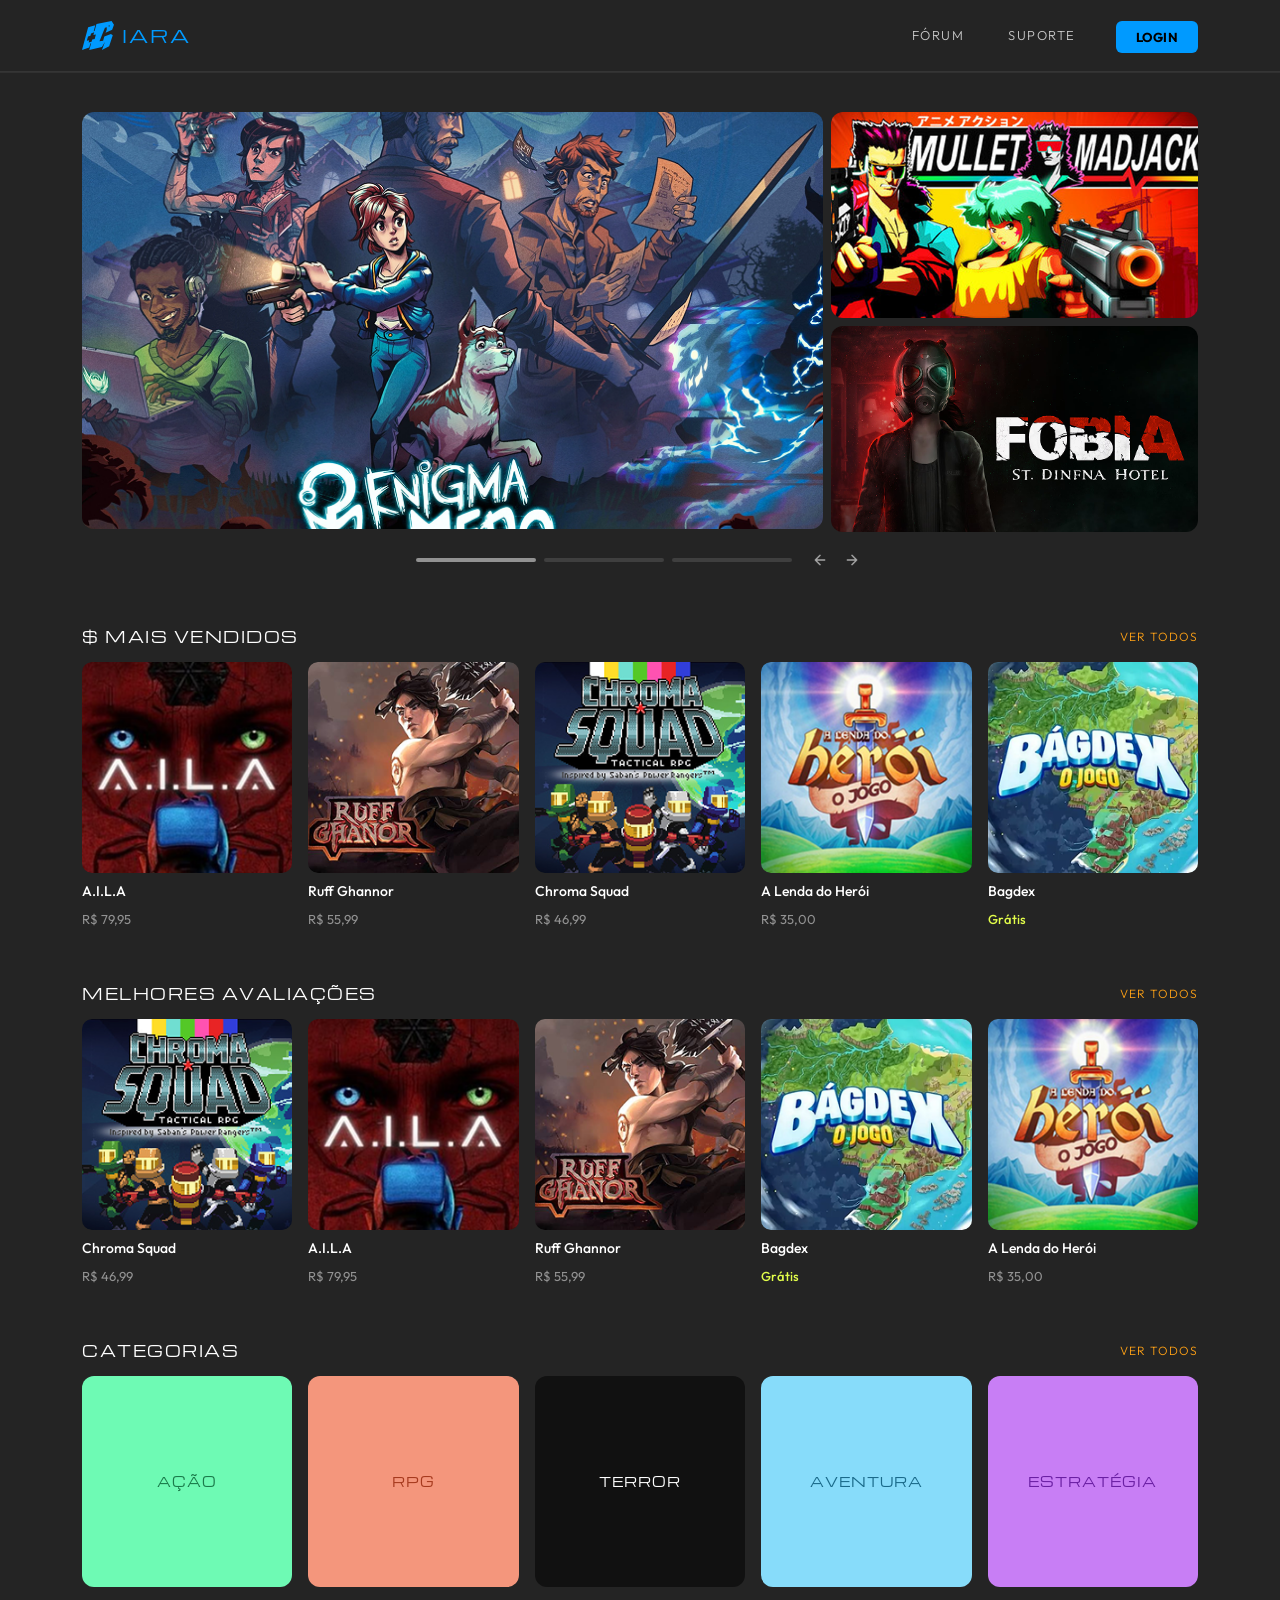
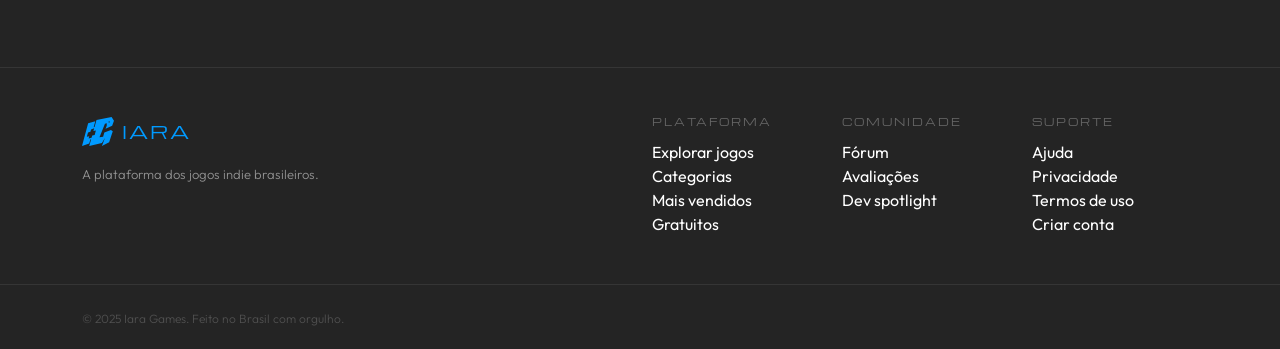
<file: IARA Games/index.html>
<!DOCTYPE html>
<html lang="pt-BR">
<head>
    <meta charset="UTF-8">
    <meta name="viewport" content="width=device-width, initial-scale=1.0">
    <meta name="description" content="Iara Games — plataforma de jogos indie brasileiros. Descubra, compre e apoie desenvolvedores nacionais.">

    <!-- Google Fonts: Michroma (títulos) + Outfit (textos) -->
    <link rel="preconnect" href="https://fonts.googleapis.com">
    <link rel="preconnect" href="https://fonts.gstatic.com" crossorigin>
    <link href="https://fonts.googleapis.com/css2?family=Michroma&family=Outfit:wght@300;400;500;600&display=swap" rel="stylesheet">

    <!-- Bootstrap 5 CSS -->
    <link href="https://cdn.jsdelivr.net/npm/bootstrap@5.3.3/dist/css/bootstrap.min.css" rel="stylesheet">

    <!-- Estilos do projeto -->
    <link rel="stylesheet" href="./variables.css">
    <link rel="stylesheet" href="./style.css">

    <title>Iara Games — Jogos Indie Brasileiros</title>
</head>
<body>

    <!-- ═══════════════════════════════════════
         NAVBAR
    ═══════════════════════════════════════ -->
    <header>
        <nav class="navbar navbar-expand-lg" aria-label="Navegação principal">
            <div class="container">

                <!-- Logo -->
                <a class="navbar-brand" href="./index.html" aria-label="Iara Games — página inicial">
                    <img src="./images/logo_iara.svg" alt="Logotipo Iara Games" width="32" height="32">
                    IARA
                </a>

                <!-- Toggler mobile -->
                <button
                    class="navbar-toggler"
                    type="button"
                    data-bs-toggle="collapse"
                    data-bs-target="#navMenu"
                    aria-controls="navMenu"
                    aria-expanded="false"
                    aria-label="Abrir menu de navegação"
                >
                    <span class="navbar-toggler-icon"></span>
                </button>

                <!-- Links + botão -->
                <div class="collapse navbar-collapse" id="navMenu">
                    <ul class="navbar-nav ms-auto align-items-lg-center gap-lg-1 h-100 d-flex flex-column flex-lg-row">
                        <li class="nav-item">
                            <a class="nav-link" href="./em-construcao.html">Fórum</a>
                        </li>
                        <li class="nav-item">
                            <a class="nav-link" href="./em-construcao.html">Suporte</a>
                        </li>
                        <li class="nav-item ms-lg-3 mt-2 mt-lg-0">
                            <a class="btn-iara-login" href="./login.html" aria-label="Fazer login ou criar conta">
                                Login
                            </a>
                        </li>
                    </ul>
                </div>

            </div>
        </nav>
    </header>

    <!-- ═══════════════════════════════════════
         CONTEÚDO PRINCIPAL
    ═══════════════════════════════════════ -->
    <main id="conteudo-principal">

        <!-- ── HERO BANNER ── -->
        <section class="hero-section container" aria-label="Jogos em destaque">

            <!-- DESKTOP: grid 60/40 (visível em lg+) -->
            <div class="hero-desktop row g-2">
                <div class="col-lg-8">
                    <figure class="m-0">
                        <a href="./jogo.html" aria-label="Ver O Enigma do Medo">
                            <img
                                src="./images/image50.png"
                                alt="O Enigma do Medo — grupo de personagens em floresta sombria"
                                class="hero-main-img w-100"
                            >
                        </a>
                        <figcaption class="visually-hidden">Jogo em destaque: O Enigma do Medo</figcaption>
                    </figure>
                </div>
                <div class="col-lg-4">
                    <div class="hero-thumbs">
                        <figure class="m-0">
                            <a href="./jogo.html" aria-label="Ver Mullet MadJack">
                                <img
                                    src="./images/image25-1.png"
                                    alt="Mullet MadJack — personagens estilo anime em cena de ação"
                                    class="hero-thumb"
                                >
                            </a>
                            <figcaption class="visually-hidden">Mullet MadJack</figcaption>
                        </figure>
                        <figure class="m-0">
                            <a href="./jogo.html" aria-label="Ver Fobia St. Dinfna Hotel">
                                <img
                                    src="./images/fobia.png"
                                    alt="Fobia St. Dinfna Hotel — personagem mascarado em ambiente de terror"
                                    class="hero-thumb"
                                >
                            </a>
                            <figcaption class="visually-hidden">Fobia St. Dinfna Hotel</figcaption>
                        </figure>
                    </div>
                </div>
            </div>

            <!-- MOBILE: carrossel Bootstrap (visível até lg) -->
            <div
                id="heroCarousel"
                class="hero-carousel-mobile carousel slide"
                data-bs-ride="false"
                aria-label="Carrossel de jogos em destaque"
            >
                <div class="carousel-inner">
                    <div class="carousel-item active">
                        <a href="./jogo.html" aria-label="Ver O Enigma do Medo">
                            <img
                                src="./images/image50.png"
                                alt="O Enigma do Medo — jogo de aventura e mistério brasileiro"
                                class="d-block w-100 hero-main-img"
                            >
                        </a>
                    </div>
                    <div class="carousel-item">
                        <a href="./jogo.html" aria-label="Ver Mullet MadJack">
                            <img
                                src="./images/image25-1.png"
                                alt="Mullet MadJack — jogo de ação estilo anime"
                                class="d-block w-100 hero-main-img"
                            >
                        </a>
                    </div>
                    <div class="carousel-item">
                        <a href="./jogo.html" aria-label="Ver Fobia St. Dinfna Hotel">
                            <img
                                src="./images/fobia.png"
                                alt="Fobia St. Dinfna Hotel — terror psicológico brasileiro"
                                class="d-block w-100 hero-main-img"
                            >
                        </a>
                    </div>
                </div>
            </div>

            <!-- Paginação + setas (compartilhada desktop e mobile) -->
            <div class="banner-pagination mt-3" role="group" aria-label="Navegação do banner">
                <span class="bar-segment active" id="seg-0" role="tab" aria-selected="true"  aria-label="Slide 1"></span>
                <span class="bar-segment"        id="seg-1" role="tab" aria-selected="false" aria-label="Slide 2"></span>
                <span class="bar-segment"        id="seg-2" role="tab" aria-selected="false" aria-label="Slide 3"></span>
                <div class="pagination-arrows ms-2">
                    <button
                        aria-label="Slide anterior"
                        data-bs-target="#heroCarousel"
                        data-bs-slide="prev"
                    >
                        <img src="./images/icons/arrow_left.png" alt="" aria-hidden="true" width="16">
                    </button>
                    <button
                        aria-label="Próximo slide"
                        data-bs-target="#heroCarousel"
                        data-bs-slide="next"
                    >
                        <img src="./images/icons/arrow_right.png" alt="" aria-hidden="true" width="16">
                    </button>
                </div>
            </div>

        </section>

        <!-- ── MAIS VENDIDOS ── -->
        <section class="section-games container" aria-labelledby="titulo-mais-vendidos">

            <div class="d-flex align-items-center justify-content-between mb-3">
                <h2 class="section-title m-0" id="titulo-mais-vendidos">$ Mais Vendidos</h2>
                <a href="./em-construcao.html" class="section-link" aria-label="Ver todos os jogos mais vendidos">Ver todos</a>
            </div>

            <ul class="row row-cols-2 row-cols-sm-3 row-cols-md-4 row-cols-lg-5 g-3" role="list">
                <li class="col game-card">
                    <a href="./jogo.html" aria-label="A.I.L.A — R$ 79,95">
                        <img src="./images/aila.png" alt="Capa do jogo A.I.L.A">
                        <span class="game-name">A.I.L.A</span>
                        <span class="game-price">R$ 79,95</span>
                    </a>
                </li>
                <li class="col game-card">
                    <a href="./jogo.html" aria-label="Ruff Ghannor — R$ 55,99">
                        <img src="./images/ruff-ghannor.png" alt="Capa do jogo Ruff Ghannor">
                        <span class="game-name">Ruff Ghannor</span>
                        <span class="game-price">R$ 55,99</span>
                    </a>
                </li>
                <li class="col game-card">
                    <a href="./jogo.html" aria-label="Chroma Squad — R$ 46,99">
                        <img src="./images/chroma-squad.png" alt="Capa do jogo Chroma Squad">
                        <span class="game-name">Chroma Squad</span>
                        <span class="game-price">R$ 46,99</span>
                    </a>
                </li>
                <li class="col game-card">
                    <a href="./jogo.html" aria-label="A Lenda do Herói — R$ 35,00">
                        <img src="./images/lenda-heroi.png" alt="Capa do jogo A Lenda do Herói">
                        <span class="game-name">A Lenda do Herói</span>
                        <span class="game-price">R$ 35,00</span>
                    </a>
                </li>
                <li class="col game-card">
                    <a href="./jogo.html" aria-label="Bagdex — Grátis">
                        <img src="./images/bagdex.png" alt="Capa do jogo Bagdex">
                        <span class="game-name">Bagdex</span>
                        <span class="game-price free">Grátis</span>
                    </a>
                </li>
            </ul>

        </section>

        <!-- ── MELHORES AVALIAÇÕES ── -->
        <section class="section-games container" aria-labelledby="titulo-melhores">

            <div class="d-flex align-items-center justify-content-between mb-3">
                <h2 class="section-title m-0" id="titulo-melhores">Melhores Avaliações</h2>
                <a href="./em-construcao.html" class="section-link" aria-label="Ver todos os jogos com melhores avaliações">Ver todos</a>
            </div>

            <ul class="row row-cols-2 row-cols-sm-3 row-cols-md-4 row-cols-lg-5 g-3" role="list">
                <li class="col game-card">
                    <a href="./jogo.html" aria-label="Chroma Squad — R$ 46,99">
                        <img src="./images/chroma-squad.png" alt="Capa do jogo Chroma Squad">
                        <span class="game-name">Chroma Squad</span>
                        <span class="game-price">R$ 46,99</span>
                    </a>
                </li>
                <li class="col game-card">
                    <a href="./jogo.html" aria-label="A.I.L.A — R$ 79,95">
                        <img src="./images/aila.png" alt="Capa do jogo A.I.L.A">
                        <span class="game-name">A.I.L.A</span>
                        <span class="game-price">R$ 79,95</span>
                    </a>
                </li>
                <li class="col game-card">
                    <a href="./jogo.html" aria-label="Ruff Ghannor — R$ 55,99">
                        <img src="./images/ruff-ghannor.png" alt="Capa do jogo Ruff Ghannor">
                        <span class="game-name">Ruff Ghannor</span>
                        <span class="game-price">R$ 55,99</span>
                    </a>
                </li>
                <li class="col game-card">
                    <a href="./jogo.html" aria-label="Bagdex — Grátis">
                        <img src="./images/bagdex.png" alt="Capa do jogo Bagdex">
                        <span class="game-name">Bagdex</span>
                        <span class="game-price free">Grátis</span>
                    </a>
                </li>
                <li class="col game-card">
                    <a href="./jogo.html" aria-label="A Lenda do Herói — R$ 35,00">
                        <img src="./images/lenda-heroi.png" alt="Capa do jogo A Lenda do Herói">
                        <span class="game-name">A Lenda do Herói</span>
                        <span class="game-price">R$ 35,00</span>
                    </a>
                </li>
            </ul>

        </section>

        <!-- ── CATEGORIAS ── -->
        <section class="section-games container" aria-labelledby="titulo-categorias">

            <div class="d-flex align-items-center justify-content-between mb-3">
                <h2 class="section-title m-0" id="titulo-categorias">Categorias</h2>
                <a href="./em-construcao.html" class="section-link" aria-label="Ver todas as categorias">Ver todos</a>
            </div>

            <ul class="row row-cols-2 row-cols-sm-3 row-cols-lg-5 g-3" role="list">
                <li class="col">
                    <div class="category-card" style="background-color: #6EFAB4;">
                        <a href="./em-construcao.html" aria-label="Jogos de Ação">
                            <span style="color: #1A7A4A;">AÇÃO</span>
                        </a>
                    </div>
                </li>
                <li class="col">
                    <div class="category-card" style="background-color: #F4967C;">
                        <a href="./em-construcao.html" aria-label="Jogos de RPG">
                            <span style="color: #A63A1E;">RPG</span>
                        </a>
                    </div>
                </li>
                <li class="col">
                    <div class="category-card" style="background-color: #111111;">
                        <a href="./em-construcao.html" aria-label="Jogos de Terror">
                            <span style="color: #ffffff;">TERROR</span>
                        </a>
                    </div>
                </li>
                <li class="col">
                    <div class="category-card" style="background-color: #87DCFA;">
                        <a href="./em-construcao.html" aria-label="Jogos de Aventura">
                            <span style="color: #1A6A8A;">AVENTURA</span>
                        </a>
                    </div>
                </li>
                <li class="col">
                    <div class="category-card" style="background-color: #C87EF5;">
                        <a href="./em-construcao.html" aria-label="Jogos de Estratégia">
                            <span style="color: #6A1FA3;">ESTRATÉGIA</span>
                        </a>
                    </div>
                </li>
            </ul>

        </section>

    </main>

    <!-- ═══════════════════════════════════════
         FOOTER
    ═══════════════════════════════════════ -->
    <footer class="site-footer" role="contentinfo">
        <div class="container py-5">
            <div class="row g-4">

                <div class="col-12 col-md-4 col-lg-3">
                    <a href="./index.html" class="navbar-brand mb-3 d-inline-flex" aria-label="Iara Games — voltar ao início">
                        <img src="./images/logo_iara.svg" alt="Logotipo Iara Games" width="28" height="28">
                        IARA
                    </a>
                    <p class="footer-tagline">A plataforma dos jogos indie brasileiros.</p>
                </div>

                <!-- Nav do footer -->
                <div class="col-6 col-md-2 offset-md-2 offset-lg-3">
                    <h3 class="footer-col-title">Plataforma</h3>
                    <ul>
                        <li><a href="./em-construcao.html" class="footer-col">Explorar jogos</a></li>
                        <li><a href="./em-construcao.html" class="footer-col">Categorias</a></li>
                        <li><a href="./em-construcao.html" class="footer-col">Mais vendidos</a></li>
                        <li><a href="./em-construcao.html" class="footer-col">Gratuitos</a></li>
                    </ul>
                </div>

                <div class="col-6 col-md-2">
                    <h3 class="footer-col-title">Comunidade</h3>
                    <ul>
                        <li><a href="./em-construcao.html" class="footer-col">Fórum</a></li>
                        <li><a href="./em-construcao.html" class="footer-col">Avaliações</a></li>
                        <li><a href="./em-construcao.html" class="footer-col">Dev spotlight</a></li>
                    </ul>
                </div>

                <div class="col-6 col-md-2">
                    <h3 class="footer-col-title">Suporte</h3>
                    <ul>
                        <li><a href="./em-construcao.html" class="footer-col">Ajuda</a></li>
                        <li><a href="./em-construcao.html" class="footer-col">Privacidade</a></li>
                        <li><a href="./em-construcao.html" class="footer-col">Termos de uso</a></li>
                        <li><a href="./cadastro.html"      class="footer-col">Criar conta</a></li>
                    </ul>
                </div>

            </div>
        </div>

        <div class="footer-bottom">
            <div class="container">
                <p class="footer-copy"><small>&copy; 2025 Iara Games. Feito no Brasil com orgulho.</small></p>
            </div>
        </div>
    </footer>

    <!-- Bootstrap 5 JS -->
    <script src="https://cdn.jsdelivr.net/npm/bootstrap@5.3.3/dist/js/bootstrap.bundle.min.js"></script>

    <script>
        // ── Hero banner: paginação + navegação desktop e mobile ──
        const total    = 3;
        let current    = 0;

        // Imagens do hero desktop
        const desktopImages = [
            { main: './images/image50.png',    alt: 'O Enigma do Medo — jogo de aventura e mistério brasileiro' },
            { main: './images/image25-1.png',  alt: 'Mullet MadJack — jogo de ação estilo anime' },
            { main: './images/fobia.png',      alt: 'Fobia St. Dinfna Hotel — terror psicológico brasileiro' },
        ];

        const mainImg  = document.querySelector('.hero-main-img');
        const segments = document.querySelectorAll('.bar-segment');
        const btnPrev  = document.querySelector('[aria-label="Slide anterior"]');
        const btnNext  = document.querySelector('[aria-label="Próximo slide"]');

        // Carrossel Bootstrap (mobile)
        const carouselEl = document.getElementById('heroCarousel');
        const bsCarousel = carouselEl ? new bootstrap.Carousel(carouselEl, { ride: false }) : null;

        function goTo(index) {
            current = (index + total) % total;

            // Atualiza barra ativa
            segments.forEach((seg, i) => {
                seg.classList.toggle('active', i === current);
                seg.setAttribute('aria-selected', i === current);
            });

            // Atualiza imagem principal desktop
            if (mainImg) {
                mainImg.src = desktopImages[current].main;
                mainImg.alt = desktopImages[current].alt;
            }

            // Sincroniza carrossel mobile
            if (bsCarousel) bsCarousel.to(current);
        }

        // Setas
        btnPrev.addEventListener('click', () => goTo(current - 1));
        btnNext.addEventListener('click', () => goTo(current + 1));

        // Clique nas barras
        segments.forEach((seg, i) => {
            seg.addEventListener('click', () => goTo(i));
        });

        // Sincroniza paginação quando o carrossel mobile desliza (swipe)
        if (carouselEl) {
            carouselEl.addEventListener('slid.bs.carousel', e => {
                goTo(e.to);
            });
        }
    </script>

</body>
</html>
</file>
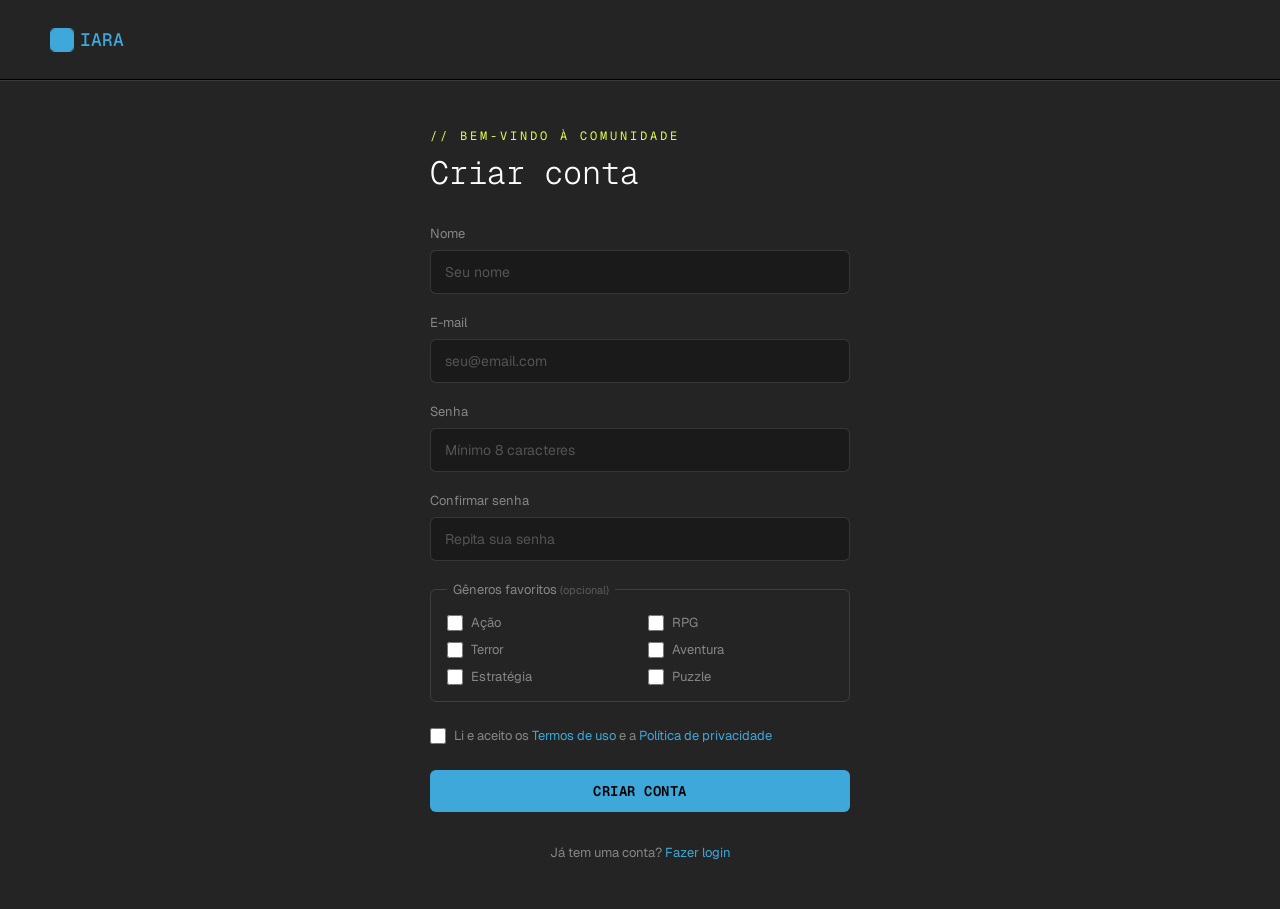
<file: IARA Games/cadastro.html>
<!DOCTYPE html>
<html lang="pt-BR">
<head>
    <meta charset="UTF-8">
    <meta name="viewport" content="width=device-width, initial-scale=1.0">
    <meta name="description" content="Crie sua conta na Iara Games e descubra jogos indie brasileiros.">

    <link rel="preconnect" href="https://fonts.googleapis.com">
    <link rel="preconnect" href="https://fonts.gstatic.com" crossorigin>
    <link href="https://fonts.googleapis.com/css2?family=Geist+Mono:wght@100..900&family=Geist:wght@100..900&display=swap" rel="stylesheet">

    <link rel="stylesheet" href="./auth.css">

    <title>Criar conta — Iara Games</title>
</head>
<body>

    <header class="header" role="banner">
        <a href="./index.html" class="logo" aria-label="Iara Games — página inicial">
            <img src="./images/logo-iara-v1.png" alt="Logo Iara Games" width="24" height="24">
            <span>IARA</span>
        </a>
    </header>

    <main class="auth-main" id="conteudo-principal">
        <section class="auth-card" aria-labelledby="titulo-cadastro">

            <div class="auth-header">
                <span class="auth-label">// bem-vindo à comunidade</span>
                <h1 class="auth-title" id="titulo-cadastro">Criar conta</h1>
            </div>

            <form class="auth-form" action="#" method="post" novalidate>

                <div class="form-group">
                    <label for="nome">Nome</label>
                    <input
                        type="text"
                        id="nome"
                        name="nome"
                        placeholder="Seu nome"
                        autocomplete="name"
                        required
                        aria-required="true"
                    >
                </div>

                <div class="form-group">
                    <label for="email">E-mail</label>
                    <input
                        type="email"
                        id="email"
                        name="email"
                        placeholder="seu@email.com"
                        autocomplete="email"
                        required
                        aria-required="true"
                    >
                </div>

                <div class="form-group">
                    <label for="senha">Senha</label>
                    <input
                        type="password"
                        id="senha"
                        name="senha"
                        placeholder="Mínimo 8 caracteres"
                        autocomplete="new-password"
                        minlength="8"
                        required
                        aria-required="true"
                    >
                </div>

                <div class="form-group">
                    <label for="confirma-senha">Confirmar senha</label>
                    <input
                        type="password"
                        id="confirma-senha"
                        name="confirma-senha"
                        placeholder="Repita sua senha"
                        autocomplete="new-password"
                        required
                        aria-required="true"
                    >
                </div>

                <fieldset class="form-group form-fieldset">
                    <legend>Gêneros favoritos <span class="form-optional">(opcional)</span></legend>
                    <div class="checkbox-grid">
                        <label class="checkbox-label">
                            <input type="checkbox" name="generos" value="acao">
                            <span>Ação</span>
                        </label>
                        <label class="checkbox-label">
                            <input type="checkbox" name="generos" value="rpg">
                            <span>RPG</span>
                        </label>
                        <label class="checkbox-label">
                            <input type="checkbox" name="generos" value="terror">
                            <span>Terror</span>
                        </label>
                        <label class="checkbox-label">
                            <input type="checkbox" name="generos" value="aventura">
                            <span>Aventura</span>
                        </label>
                        <label class="checkbox-label">
                            <input type="checkbox" name="generos" value="estrategia">
                            <span>Estratégia</span>
                        </label>
                        <label class="checkbox-label">
                            <input type="checkbox" name="generos" value="puzzle">
                            <span>Puzzle</span>
                        </label>
                    </div>
                </fieldset>

                <label class="checkbox-label form-terms">
                    <input type="checkbox" name="termos" required aria-required="true">
                    <span>Li e aceito os <a href="./em-construcao.html" class="form-link">Termos de uso</a> e a <a href="./em-construcao.html" class="form-link">Política de privacidade</a></span>
                </label>

                <button type="submit" class="btn-primary">
                    Criar conta
                </button>

            </form>

            <p class="auth-footer-text">
                Já tem uma conta?
                <a href="./login.html" class="form-link">Fazer login</a>
            </p>

        </section>
    </main>

</body>
</html>
</file>
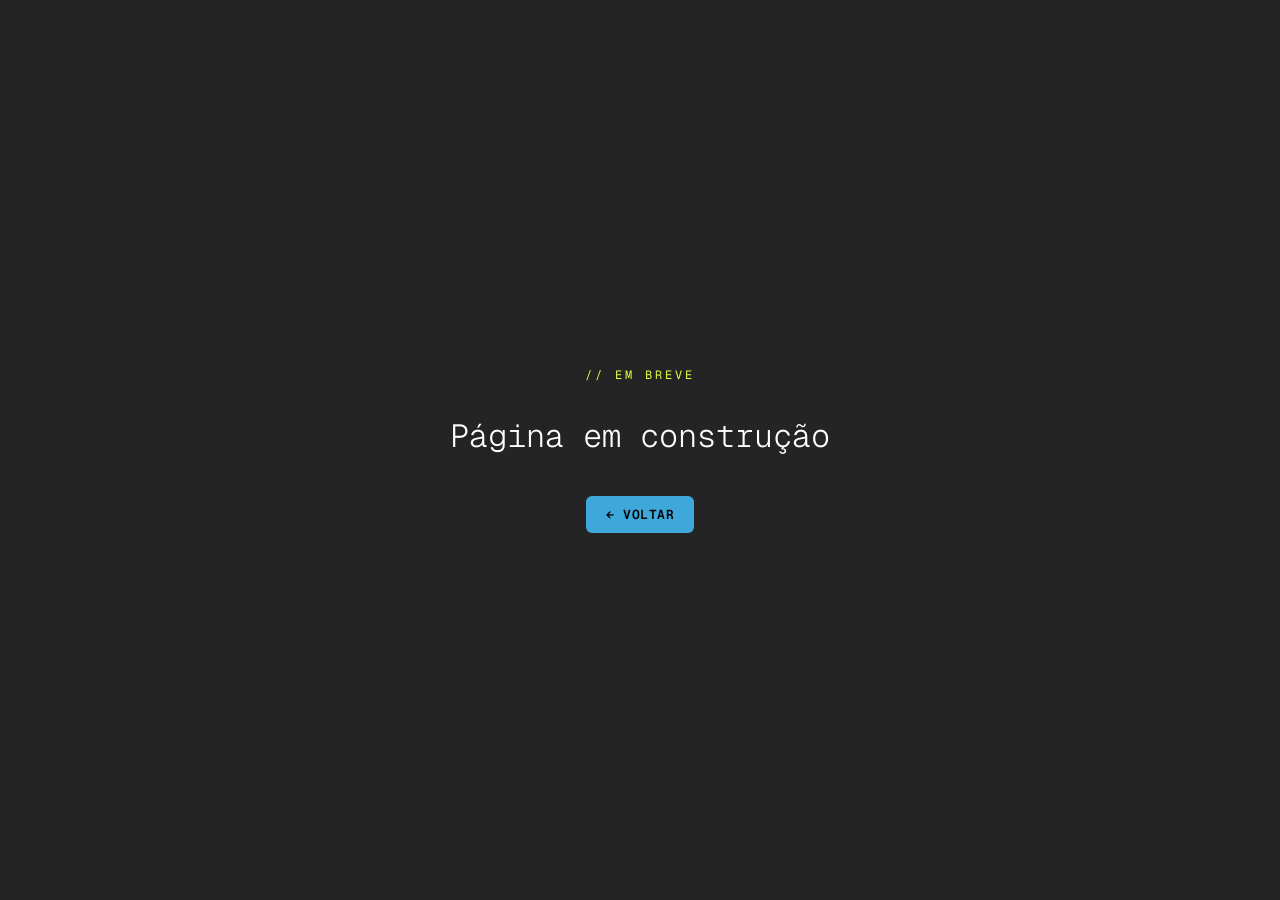
<file: IARA Games/em-construcao.html>
<!DOCTYPE html>
<html lang="pt-BR">

<head>
    <meta charset="UTF-8">
    <meta name="viewport" content="width=device-width, initial-scale=1.0">

    <link rel="preconnect" href="https://fonts.googleapis.com">
    <link rel="preconnect" href="https://fonts.gstatic.com" crossorigin>
    <link
        href="https://fonts.googleapis.com/css2?family=Geist+Mono:wght@100..900&family=Geist:wght@100..900&display=swap"
        rel="stylesheet">

    <link rel="stylesheet" href="./em-construcao.css">

    <title>Página em Construção — Iara Games</title>
</head>

<body>
    <span class="label">// em breve</span>
    <h1>Página em construção</h1>
    <a href="./index.html" class="btn-voltar">← Voltar</a>
</body>

</html>
</file>
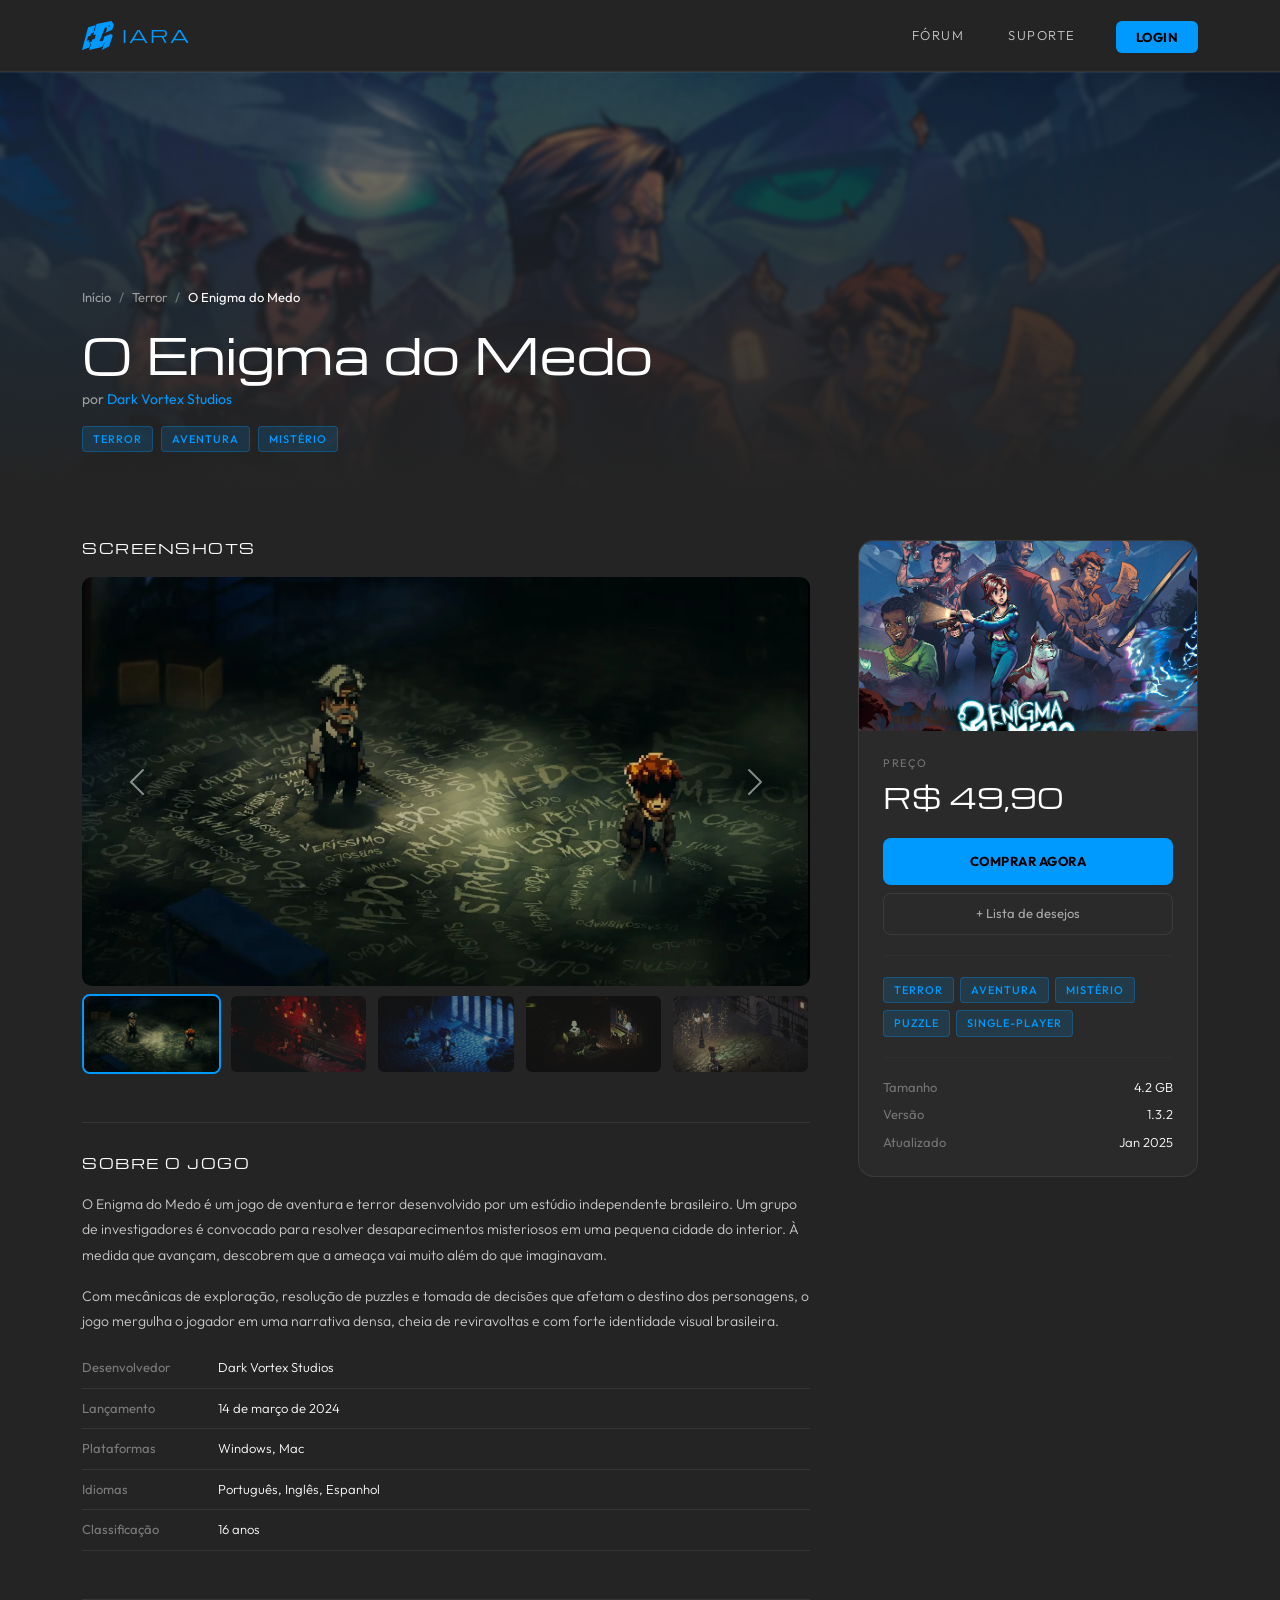
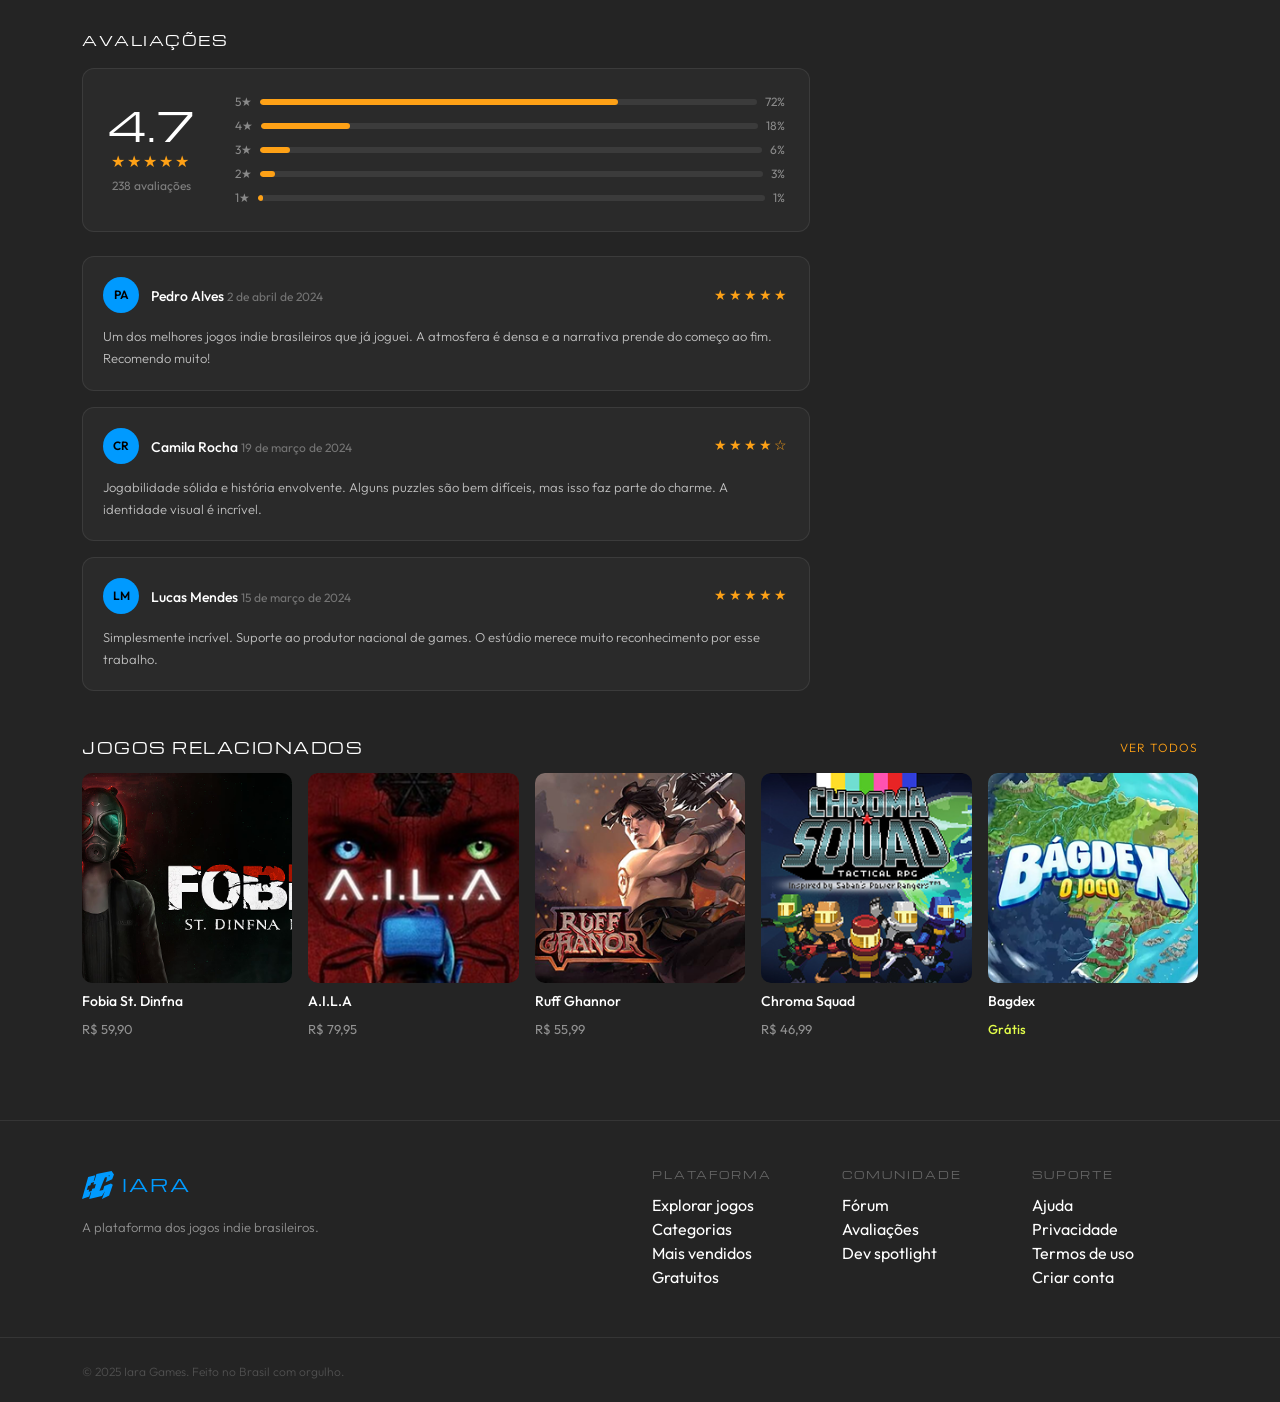
<file: IARA Games/jogo.html>
<!DOCTYPE html>
<html lang="pt-BR">
<head>
    <meta charset="UTF-8">
    <meta name="viewport" content="width=device-width, initial-scale=1.0">
    <meta name="description" content="O Enigma do Medo — jogo de aventura e mistério brasileiro. Descubra, compre e apoie desenvolvedores nacionais na Iara Games.">

    <!-- Google Fonts -->
    <link rel="preconnect" href="https://fonts.googleapis.com">
    <link rel="preconnect" href="https://fonts.gstatic.com" crossorigin>
    <link href="https://fonts.googleapis.com/css2?family=Michroma&family=Outfit:wght@300;400;500;600&display=swap" rel="stylesheet">

    <!-- Bootstrap 5 -->
    <link href="https://cdn.jsdelivr.net/npm/bootstrap@5.3.3/dist/css/bootstrap.min.css" rel="stylesheet">

    <!-- Estilos do projeto -->
    <link rel="stylesheet" href="./variables.css">
    <link rel="stylesheet" href="./style.css">
    <link rel="stylesheet" href="./jogo.css">

    <title>O Enigma do Medo — Iara Games</title>
</head>
<body>

    <!-- ═══════════════════════════════════════
         NAVBAR
    ═══════════════════════════════════════ -->
    <header>
        <nav class="navbar navbar-expand-lg" aria-label="Navegação principal">
            <div class="container">
                <a class="navbar-brand" href="./index.html" aria-label="Iara Games — página inicial">
                    <img src="./images/logo_iara.svg" alt="Logotipo Iara Games" width="32" height="32">
                    IARA
                </a>
                <button
                    class="navbar-toggler"
                    type="button"
                    data-bs-toggle="collapse"
                    data-bs-target="#navMenu"
                    aria-controls="navMenu"
                    aria-expanded="false"
                    aria-label="Abrir menu de navegação"
                >
                    <span class="navbar-toggler-icon"></span>
                </button>
                <div class="collapse navbar-collapse" id="navMenu">
                    <ul class="navbar-nav ms-auto align-items-lg-center gap-lg-1 h-100 d-flex flex-column flex-lg-row">
                        <li class="nav-item">
                            <a class="nav-link" href="./em-construcao.html">Fórum</a>
                        </li>
                        <li class="nav-item">
                            <a class="nav-link" href="./em-construcao.html">Suporte</a>
                        </li>
                        <li class="nav-item ms-lg-3 mt-2 mt-lg-0">
                            <a class="btn-iara-login" href="./login.html" aria-label="Fazer login ou criar conta">Login</a>
                        </li>
                    </ul>
                </div>
            </div>
        </nav>
    </header>

    <!-- ═══════════════════════════════════════
         CONTEÚDO PRINCIPAL
    ═══════════════════════════════════════ -->
    <main id="conteudo-principal">

        <!-- ── HERO DO JOGO ── -->
        <section class="game-hero" aria-label="Capa do jogo O Enigma do Medo">
            <div class="game-hero-bg" style="background-image: url('./images/image50.png');" aria-hidden="true"></div>
            <div class="game-hero-overlay" aria-hidden="true"></div>
            <div class="container game-hero-content">
                <nav aria-label="Breadcrumb">
                    <ol class="breadcrumb-iara">
                        <li><a href="./index.html">Início</a></li>
                        <li aria-hidden="true">/</li>
                        <li><a href="./em-construcao.html">Terror</a></li>
                        <li aria-hidden="true">/</li>
                        <li aria-current="page">O Enigma do Medo</li>
                    </ol>
                </nav>
                <h1 class="game-hero-title">O Enigma do Medo</h1>
                <p class="game-hero-dev">por <a href="./em-construcao.html">Dark Vortex Studios</a></p>
                <div class="game-hero-badges">
                    <span class="badge-iara badge-genre">Terror</span>
                    <span class="badge-iara badge-genre">Aventura</span>
                    <span class="badge-iara badge-genre">Mistério</span>
                </div>
            </div>
        </section>

        <!-- ── ÁREA PRINCIPAL: info + compra ── -->
        <section class="container mt-5" aria-labelledby="titulo-info-jogo">
            <h2 id="titulo-info-jogo" class="visually-hidden">Informações e compra — O Enigma do Medo</h2>
            <div class="row g-5">

                <!-- Coluna principal -->
                <div class="col-12 col-lg-8">

                    <!-- Galeria de screenshots -->
                    <div class="section-block">
                        <h2 class="block-title">Screenshots</h2>
                        <div
                            id="galeriaCarousel"
                            class="carousel slide rounded-3 overflow-hidden"
                            data-bs-ride="false"
                            aria-label="Galeria de screenshots de O Enigma do Medo"
                        >
                            <div class="carousel-inner">
                                <div class="carousel-item active">
                                    <img src="./images/enigma do medo/enigma_1.png" class="d-block w-100 gallery-img" alt="Screenshot 1 — O Enigma do Medo">
                                </div>
                                <div class="carousel-item">
                                    <img src="./images/enigma do medo/enigma_2.png" class="d-block w-100 gallery-img" alt="Screenshot 2 — O Enigma do Medo">
                                </div>
                                <div class="carousel-item">
                                    <img src="./images/enigma do medo/enigma_3.png" class="d-block w-100 gallery-img" alt="Screenshot 3 — O Enigma do Medo">
                                </div>
                                <div class="carousel-item">
                                    <img src="./images/enigma do medo/enigma_4.png" class="d-block w-100 gallery-img" alt="Screenshot 4 — O Enigma do Medo">
                                </div>
                                <div class="carousel-item">
                                    <img src="./images/enigma do medo/enigma_5.png" class="d-block w-100 gallery-img" alt="Screenshot 5 — O Enigma do Medo">
                                </div>
                            </div>

                            <!-- Controles -->
                            <button class="carousel-control-prev" type="button" data-bs-target="#galeriaCarousel" data-bs-slide="prev" aria-label="Screenshot anterior">
                                <span class="carousel-control-prev-icon" aria-hidden="true"></span>
                            </button>
                            <button class="carousel-control-next" type="button" data-bs-target="#galeriaCarousel" data-bs-slide="next" aria-label="Próxima screenshot">
                                <span class="carousel-control-next-icon" aria-hidden="true"></span>
                            </button>
                        </div>

                        <!-- Thumbnails da galeria -->
                        <div class="gallery-thumbs mt-2">
                            <button class="gallery-thumb active" data-bs-target="#galeriaCarousel" data-bs-slide-to="0" aria-label="Ver screenshot 1" aria-current="true">
                                <img src="./images/enigma do medo/enigma_1.png" alt="">
                            </button>
                            <button class="gallery-thumb" data-bs-target="#galeriaCarousel" data-bs-slide-to="1" aria-label="Ver screenshot 2">
                                <img src="./images/enigma do medo/enigma_2.png" alt="">
                            </button>
                            <button class="gallery-thumb" data-bs-target="#galeriaCarousel" data-bs-slide-to="2" aria-label="Ver screenshot 3">
                                <img src="./images/enigma do medo/enigma_3.png" alt="">
                            </button>
                            <button class="gallery-thumb" data-bs-target="#galeriaCarousel" data-bs-slide-to="3" aria-label="Ver screenshot 4">
                                <img src="./images/enigma do medo/enigma_4.png" alt="">
                            </button>
                            <button class="gallery-thumb" data-bs-target="#galeriaCarousel" data-bs-slide-to="4" aria-label="Ver screenshot 5">
                                <img src="./images/enigma do medo/enigma_5.png" alt="">
                            </button>
                        </div>
                    </div>

                    <!-- Descrição -->
                    <div class="section-block mt-5">
                        <h2 class="block-title">Sobre o jogo</h2>
                        <p class="game-description">
                            O Enigma do Medo é um jogo de aventura e terror desenvolvido por um estúdio independente brasileiro. Um grupo de investigadores é convocado para resolver desaparecimentos misteriosos em uma pequena cidade do interior. À medida que avançam, descobrem que a ameaça vai muito além do que imaginavam.
                        </p>
                        <p class="game-description mt-3">
                            Com mecânicas de exploração, resolução de puzzles e tomada de decisões que afetam o destino dos personagens, o jogo mergulha o jogador em uma narrativa densa, cheia de reviravoltas e com forte identidade visual brasileira.
                        </p>

                        <dl class="game-meta mt-4">
                            <div class="game-meta-row">
                                <dt>Desenvolvedor</dt>
                                <dd>Dark Vortex Studios</dd>
                            </div>
                            <div class="game-meta-row">
                                <dt>Lançamento</dt>
                                <dd>14 de março de 2024</dd>
                            </div>
                            <div class="game-meta-row">
                                <dt>Plataformas</dt>
                                <dd>Windows, Mac</dd>
                            </div>
                            <div class="game-meta-row">
                                <dt>Idiomas</dt>
                                <dd>Português, Inglês, Espanhol</dd>
                            </div>
                            <div class="game-meta-row">
                                <dt>Classificação</dt>
                                <dd>16 anos</dd>
                            </div>
                        </dl>
                    </div>

                    <!-- Avaliações -->
                    <div class="section-block mt-5">
                        <h2 class="block-title">Avaliações</h2>

                        <!-- Resumo das avaliações -->
                        <div class="review-summary">
                            <div class="review-score">
                                <span class="score-number">4.7</span>
                                <div class="score-stars" aria-label="4.7 de 5 estrelas">
                                    <span aria-hidden="true">★★★★★</span>
                                </div>
                                <span class="score-count">238 avaliações</span>
                            </div>
                            <div class="score-bars">
                                <div class="score-bar-row"><span>5★</span><div class="score-bar-track"><div class="score-bar-fill" style="width: 72%"></div></div><span>72%</span></div>
                                <div class="score-bar-row"><span>4★</span><div class="score-bar-track"><div class="score-bar-fill" style="width: 18%"></div></div><span>18%</span></div>
                                <div class="score-bar-row"><span>3★</span><div class="score-bar-track"><div class="score-bar-fill" style="width: 6%"></div></div><span>6%</span></div>
                                <div class="score-bar-row"><span>2★</span><div class="score-bar-track"><div class="score-bar-fill" style="width: 3%"></div></div><span>3%</span></div>
                                <div class="score-bar-row"><span>1★</span><div class="score-bar-track"><div class="score-bar-fill" style="width: 1%"></div></div><span>1%</span></div>
                            </div>
                        </div>

                        <!-- Cards de avaliação -->
                        <div class="reviews-list mt-4">

                            <article class="review-card" aria-label="Avaliação de Pedro Alves">
                                <div class="review-header">
                                    <div class="review-avatar" aria-hidden="true">PA</div>
                                    <div>
                                        <strong class="review-author">Pedro Alves</strong>
                                        <time class="review-date" datetime="2024-04-02">2 de abril de 2024</time>
                                    </div>
                                    <span class="review-stars ms-auto" aria-label="5 de 5 estrelas">★★★★★</span>
                                </div>
                                <p class="review-text">
                                    Um dos melhores jogos indie brasileiros que já joguei. A atmosfera é densa e a narrativa prende do começo ao fim. Recomendo muito!
                                </p>
                            </article>

                            <article class="review-card" aria-label="Avaliação de Camila Rocha">
                                <div class="review-header">
                                    <div class="review-avatar" aria-hidden="true">CR</div>
                                    <div>
                                        <strong class="review-author">Camila Rocha</strong>
                                        <time class="review-date" datetime="2024-03-19">19 de março de 2024</time>
                                    </div>
                                    <span class="review-stars ms-auto" aria-label="4 de 5 estrelas">★★★★☆</span>
                                </div>
                                <p class="review-text">
                                    Jogabilidade sólida e história envolvente. Alguns puzzles são bem difíceis, mas isso faz parte do charme. A identidade visual é incrível.
                                </p>
                            </article>

                            <article class="review-card" aria-label="Avaliação de Lucas Mendes">
                                <div class="review-header">
                                    <div class="review-avatar" aria-hidden="true">LM</div>
                                    <div>
                                        <strong class="review-author">Lucas Mendes</strong>
                                        <time class="review-date" datetime="2024-03-15">15 de março de 2024</time>
                                    </div>
                                    <span class="review-stars ms-auto" aria-label="5 de 5 estrelas">★★★★★</span>
                                </div>
                                <p class="review-text">
                                    Simplesmente incrível. Suporte ao produtor nacional de games. O estúdio merece muito reconhecimento por esse trabalho.
                                </p>
                            </article>

                        </div>
                    </div>

                </div>

                <!-- Coluna lateral: compra -->
                <aside class="col-12 col-lg-4" aria-label="Comprar o jogo">
                    <div class="buy-card">
                        <img
                            src="./images/image50.png"
                            alt="Capa de O Enigma do Medo"
                            class="buy-card-cover"
                        >
                        <div class="buy-card-body">
                            <p class="buy-label">Preço</p>
                            <p class="buy-price">R$ 49,90</p>

                            <button class="btn-buy w-100" aria-label="Comprar O Enigma do Medo por R$ 49,90">
                                Comprar agora
                            </button>
                            <button class="btn-wishlist w-100 mt-2" aria-label="Adicionar O Enigma do Medo à lista de desejos">
                                + Lista de desejos
                            </button>

                            <hr class="divider">

                            <ul class="buy-tags">
                                <li><span class="badge-iara badge-genre">Terror</span></li>
                                <li><span class="badge-iara badge-genre">Aventura</span></li>
                                <li><span class="badge-iara badge-genre">Mistério</span></li>
                                <li><span class="badge-iara badge-genre">Puzzle</span></li>
                                <li><span class="badge-iara badge-genre">Single-player</span></li>
                            </ul>

                            <hr class="divider">

                            <dl class="buy-info">
                                <div class="buy-info-row">
                                    <dt>Tamanho</dt>
                                    <dd>4.2 GB</dd>
                                </div>
                                <div class="buy-info-row">
                                    <dt>Versão</dt>
                                    <dd>1.3.2</dd>
                                </div>
                                <div class="buy-info-row">
                                    <dt>Atualizado</dt>
                                    <dd>Jan 2025</dd>
                                </div>
                            </dl>
                        </div>
                    </div>
                </aside>

            </div>
        </section>

        <!-- ── JOGOS RELACIONADOS ── -->
        <section class="section-games container mt-5 mb-5" aria-labelledby="titulo-relacionados">
            <div class="d-flex align-items-center justify-content-between mb-3">
                <h2 class="section-title m-0" id="titulo-relacionados">Jogos Relacionados</h2>
                <a href="./em-construcao.html" class="section-link">Ver todos</a>
            </div>
            <ul class="row row-cols-2 row-cols-sm-3 row-cols-md-4 row-cols-lg-5 g-3" role="list">
                <li class="col game-card">
                    <a href="./em-construcao.html" aria-label="Fobia St. Dinfna Hotel">
                        <img src="./images/fobia.png" alt="Capa do jogo Fobia St. Dinfna Hotel">
                        <span class="game-name">Fobia St. Dinfna</span>
                        <span class="game-price">R$ 59,90</span>
                    </a>
                </li>
                <li class="col game-card">
                    <a href="./em-construcao.html" aria-label="A.I.L.A — R$ 79,95">
                        <img src="./images/aila.png" alt="Capa do jogo A.I.L.A">
                        <span class="game-name">A.I.L.A</span>
                        <span class="game-price">R$ 79,95</span>
                    </a>
                </li>
                <li class="col game-card">
                    <a href="./em-construcao.html" aria-label="Ruff Ghannor — R$ 55,99">
                        <img src="./images/ruff-ghannor.png" alt="Capa do jogo Ruff Ghannor">
                        <span class="game-name">Ruff Ghannor</span>
                        <span class="game-price">R$ 55,99</span>
                    </a>
                </li>
                <li class="col game-card">
                    <a href="./em-construcao.html" aria-label="Chroma Squad — R$ 46,99">
                        <img src="./images/chroma-squad.png" alt="Capa do jogo Chroma Squad">
                        <span class="game-name">Chroma Squad</span>
                        <span class="game-price">R$ 46,99</span>
                    </a>
                </li>
                <li class="col game-card">
                    <a href="./em-construcao.html" aria-label="Bagdex — Grátis">
                        <img src="./images/bagdex.png" alt="Capa do jogo Bagdex">
                        <span class="game-name">Bagdex</span>
                        <span class="game-price free">Grátis</span>
                    </a>
                </li>
            </ul>
        </section>

    </main>

    <!-- ═══════════════════════════════════════
         FOOTER
    ═══════════════════════════════════════ -->
    <footer class="site-footer" role="contentinfo">
        <div class="container py-5">
            <div class="row g-4">
                <div class="col-12 col-md-4 col-lg-3">
                    <a href="./index.html" class="navbar-brand mb-3 d-inline-flex" aria-label="Iara Games — voltar ao início">
                        <img src="./images/logo_iara.svg" alt="Logotipo Iara Games" width="28" height="28">
                        IARA
                    </a>
                    <p class="footer-tagline">A plataforma dos jogos indie brasileiros.</p>
                </div>
                <div class="col-6 col-md-2 offset-md-2 offset-lg-3">
                    <h3 class="footer-col-title">Plataforma</h3>
                    <ul>
                        <li><a href="./em-construcao.html" class="footer-col">Explorar jogos</a></li>
                        <li><a href="./em-construcao.html" class="footer-col">Categorias</a></li>
                        <li><a href="./em-construcao.html" class="footer-col">Mais vendidos</a></li>
                        <li><a href="./em-construcao.html" class="footer-col">Gratuitos</a></li>
                    </ul>
                </div>
                <div class="col-6 col-md-2">
                    <h3 class="footer-col-title">Comunidade</h3>
                    <ul>
                        <li><a href="./em-construcao.html" class="footer-col">Fórum</a></li>
                        <li><a href="./em-construcao.html" class="footer-col">Avaliações</a></li>
                        <li><a href="./em-construcao.html" class="footer-col">Dev spotlight</a></li>
                    </ul>
                </div>
                <div class="col-6 col-md-2">
                    <h3 class="footer-col-title">Suporte</h3>
                    <ul>
                        <li><a href="./em-construcao.html" class="footer-col">Ajuda</a></li>
                        <li><a href="./em-construcao.html" class="footer-col">Privacidade</a></li>
                        <li><a href="./em-construcao.html" class="footer-col">Termos de uso</a></li>
                        <li><a href="./cadastro.html"      class="footer-col">Criar conta</a></li>
                    </ul>
                </div>
            </div>
        </div>
        <div class="footer-bottom">
            <div class="container">
                <p class="footer-copy"><small>&copy; 2025 Iara Games. Feito no Brasil com orgulho.</small></p>
            </div>
        </div>
    </footer>

    <!-- Bootstrap 5 JS -->
    <script src="https://cdn.jsdelivr.net/npm/bootstrap@5.3.3/dist/js/bootstrap.bundle.min.js"></script>

    <script>
        // Sincroniza thumbnails da galeria com o carrossel
        const galeriaEl = document.getElementById('galeriaCarousel');
        const thumbs    = document.querySelectorAll('.gallery-thumb');

        galeriaEl.addEventListener('slid.bs.carousel', e => {
            thumbs.forEach((t, i) => {
                t.classList.toggle('active', i === e.to);
                t.setAttribute('aria-current', i === e.to ? 'true' : 'false');
            });
        });
    </script>

</body>
</html>
</file>
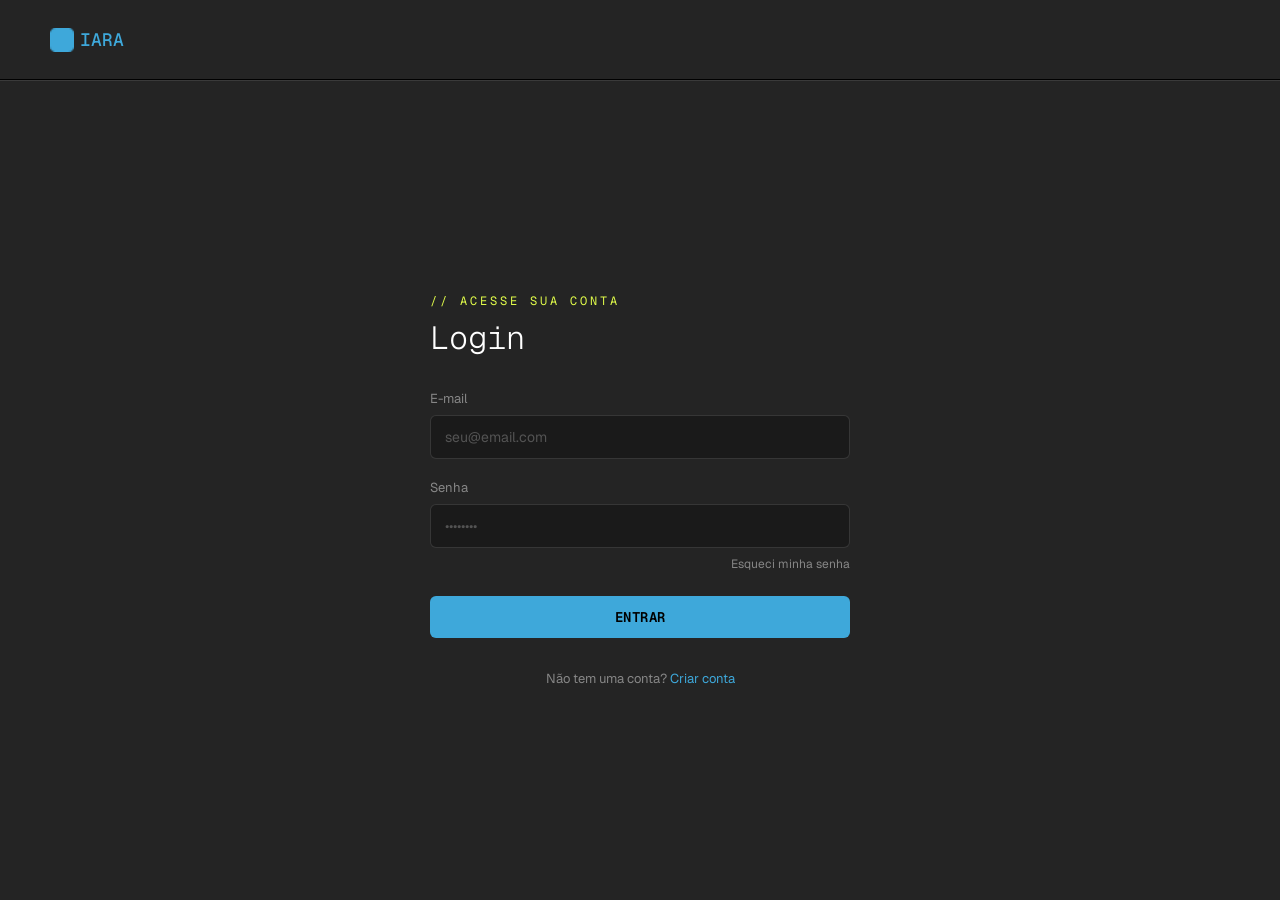
<file: IARA Games/login.html>
<!DOCTYPE html>
<html lang="pt-BR">
<head>
    <meta charset="UTF-8">
    <meta name="viewport" content="width=device-width, initial-scale=1.0">
    <meta name="description" content="Faça login na Iara Games e acesse sua conta.">

    <link rel="preconnect" href="https://fonts.googleapis.com">
    <link rel="preconnect" href="https://fonts.gstatic.com" crossorigin>
    <link href="https://fonts.googleapis.com/css2?family=Geist+Mono:wght@100..900&family=Geist:wght@100..900&display=swap" rel="stylesheet">

    <link rel="stylesheet" href="./auth.css">

    <title>Login — Iara Games</title>
</head>
<body>

    <header class="header" role="banner">
        <a href="./index.html" class="logo" aria-label="Iara Games — página inicial">
            <img src="./images/logo-iara-v1.png" alt="Logo Iara Games" width="24" height="24">
            <span>IARA</span>
        </a>
    </header>

    <main class="auth-main" id="conteudo-principal">
        <section class="auth-card" aria-labelledby="titulo-login">

            <div class="auth-header">
                <span class="auth-label">// acesse sua conta</span>
                <h1 class="auth-title" id="titulo-login">Login</h1>
            </div>

            <form class="auth-form" action="#" method="post" novalidate>

                <div class="form-group">
                    <label for="email">E-mail</label>
                    <input
                        type="email"
                        id="email"
                        name="email"
                        placeholder="seu@email.com"
                        autocomplete="email"
                        required
                        aria-required="true"
                    >
                </div>

                <div class="form-group">
                    <label for="senha">Senha</label>
                    <input
                        type="password"
                        id="senha"
                        name="senha"
                        placeholder="••••••••"
                        autocomplete="current-password"
                        required
                        aria-required="true"
                    >
                    <a href="./em-construcao.html" class="form-link-small" tabindex="0">Esqueci minha senha</a>
                </div>

                <button type="submit" class="btn-primary">
                    Entrar
                </button>

            </form>

            <p class="auth-footer-text">
                Não tem uma conta?
                <a href="./cadastro.html" class="form-link">Criar conta</a>
            </p>

        </section>
    </main>

</body>
</html>
</file>
<file: IARA Games/variables.css>
:root {
    /* ── Paleta Iara Games ── */
    --azul-arara:   #009AFF;
    --amarelo-iara: #FEA116;
    --verde-iara:   #E2FD4A;
    --bg-iara:      #242424;

    /* ── Aliases utilitários ── */
    --color-text:   #ffffff;
    --color-muted:  rgba(255, 255, 255, 0.5);
    --color-border: rgba(255, 255, 255, 0.08);
}
</file>
<file: IARA Games/style.css>
/* ── Importa variáveis ── */
@import "./variables.css";

/* ─── RESET ─── */
*, *::before, *::after {
    margin: 0;
    padding: 0;
    box-sizing: border-box;
}

body {
    background-color: var(--bg-iara);
    color: var(--color-text);
    font-family: "Outfit", sans-serif;
}

h1, h2, h3, h4, h5, h6 {
    font-family: "Michroma", sans-serif;
    font-weight: 400;
}

a {
    text-decoration: none;
    color: var(--color-text);
}

ul, ol {
    list-style: none;
    padding: 0;
    margin: 0;
}

img {
    display: block;
    max-width: 100%;
}

/* ─── NAVBAR ─── */
.navbar {
    background-color: var(--bg-iara) !important;
    border-bottom: 1px solid var(--color-border);
    box-shadow: 0 1px 0 0 rgba(255, 255, 255, 0.06);
    padding-block: 0;
    height: 72px;
    z-index: 1050;
}

.navbar-collapse {
    background-color: var(--bg-iara);
    z-index: 1050;
}

@media (max-width: 991.98px) {
    .navbar-collapse {
        position: fixed;
        top: 72px;
        right: 0;
        width: 50vw;
        height: calc(100vh - 72px);
        padding: 32px 24px;
        border-left: 1px solid var(--color-border);
        flex-direction: column;
        justify-content: space-between;
    }

    .navbar-collapse .navbar-nav {
        flex-direction: column;
        align-items: flex-start;
        gap: 4px;
        width: 100%;
    }

    /* Links Fórum e Suporte no topo */
    .navbar-collapse .nav-item .nav-link {
        padding-inline: 0 !important;
        font-size: 15px;
        padding-block: 10px !important;
    }

    /* Botão login empurrado para o final */
    .navbar-collapse .nav-item:last-child {
        margin-top: auto;
        padding-top: 32px;
        padding-bottom: 24px;
        width: 100%;
    }

    .navbar-collapse .btn-iara-login {
        display: block;
        text-align: center;
        width: 100%;
        padding: 12px 20px;
    }
}

.navbar-brand {
    display: flex;
    align-items: center;
    gap: 8px;
    color: var(--azul-arara) !important;
    font-family: "Michroma", sans-serif;
    font-size: 18px;
    letter-spacing: 2px;
}

.navbar-brand img {
    background-color: transparent;
    width: 32px;
    height: 32px;
    object-fit: contain;
}

.navbar-nav .nav-link {
    color: rgba(255, 255, 255, 0.75) !important;
    font-family: "Outfit", sans-serif;
    font-size: 13px;
    font-weight: 300;
    text-transform: uppercase;
    letter-spacing: 1.5px;
    padding-inline: 20px !important;
    transition: color 0.15s;
}

.navbar-nav .nav-link:hover {
    color: var(--color-text) !important;
}

.navbar-toggler {
    border-color: var(--color-border) !important;
}

.navbar-toggler-icon {
    filter: invert(1);
}

/* Botão Login na navbar */
.btn-iara-login {
    font-family: "Outfit", sans-serif;
    font-weight: 700;
    font-size: 13px;
    letter-spacing: 0.5px;
    background-color: var(--azul-arara);
    color: #000 !important;
    border: none;
    padding: 8px 20px;
    border-radius: 6px;
    text-transform: uppercase;
    transition: opacity 0.15s;
}

.btn-iara-login:hover {
    opacity: 0.85;
    color: #000 !important;
}

/* ─── HERO BANNER ─── */
.hero-section {
    padding-top: 40px;
}

.hero-main-img {
    width: 100%;
    height: 100%;
    object-fit: cover;
    border-radius: 12px;
    aspect-ratio: 16 / 9;
}

.hero-thumb {
    width: 100%;
    object-fit: cover;
    border-radius: 12px;
    aspect-ratio: 16 / 9;
}

.hero-thumbs {
    display: flex;
    flex-direction: column;
    gap: 8px;
}

.hero-thumbs figure {
    flex: 1;
}

.hero-thumbs .hero-thumb {
    width: 100%;
    aspect-ratio: 16 / 9;
    object-fit: cover;
    border-radius: 12px;
    display: block;
}

/* ─── PAGINAÇÃO DO BANNER ─── */
.banner-pagination {
    margin-top: 12px;
    display: flex;
    align-items: center;
    justify-content: center;
    gap: 8px;
}

.bar-segment {
    width: 120px;
    height: 4px;
    border-radius: 99px;
    background-color: rgba(255, 255, 255, 0.12);
    cursor: pointer;
    border: none;
    transition: background-color 0.2s;
}

.bar-segment.active {
    background-color: rgba(255, 255, 255, 0.5);
}

.pagination-arrows {
    display: flex;
    flex-direction: row !important;
    gap: 8px;
    align-items: center;
}

.pagination-arrows button {
    background: none;
    border: none;
    cursor: pointer;
    padding: 4px;
    opacity: 0.6;
    transition: opacity 0.15s;
}

.pagination-arrows button:hover {
    opacity: 1;
}

/* ─── HERO CARROSSEL MOBILE ─── */
/* No mobile o hero vira um carrossel de 1 slide por vez */
.hero-carousel-mobile {
    display: none;
}

.hero-desktop {
    display: flex;
}

@media (max-width: 991.98px) {
    .hero-desktop {
        display: none;
    }
    .hero-carousel-mobile {
        display: block;
    }
}

/* ─── SEÇÕES DE JOGOS ─── */
.section-games {
    margin-top: 56px;
}

.section-title {
    font-family: "Michroma", sans-serif;
    font-size: 15px;
    font-weight: 400;
    color: var(--color-text);
    letter-spacing: 1.5px;
    text-transform: uppercase;
}

.section-link {
    font-family: "Outfit", sans-serif;
    font-size: 12px;
    font-weight: 300;
    letter-spacing: 1px;
    color: var(--amarelo-iara);
    text-transform: uppercase;
    transition: opacity 0.15s;
}

.section-link:hover {
    opacity: 0.75;
    color: var(--amarelo-iara);
}

/* ─── CARD DE JOGO ─── */
.game-card {
    cursor: pointer;
}

.game-card a {
    display: flex;
    flex-direction: column;
    gap: 8px;
}

.game-card img {
    width: 100%;
    aspect-ratio: 1 / 1;
    object-fit: cover;
    border-radius: 10px;
    transition: transform 0.2s, box-shadow 0.2s;
}

.game-card img:hover {
    transform: translateY(-3px);
    box-shadow: 0 8px 24px rgba(0, 154, 255, 0.2);
}

.game-name {
    font-size: 14px;
    font-weight: 500;
    color: var(--color-text);
}

.game-price {
    font-size: 13px;
    color: var(--color-muted);
}

.game-price.free {
    color: var(--verde-iara);
    font-weight: 500;
}

/* ─── BADGE ECO ─── */
.eco-badge {
    display: inline-flex;
    align-items: center;
    gap: 4px;
    background-color: rgba(226, 253, 74, 0.12);
    color: var(--verde-iara);
    font-family: "Outfit", sans-serif;
    font-size: 10px;
    font-weight: 600;
    text-transform: uppercase;
    letter-spacing: 1px;
    padding: 2px 8px;
    border-radius: 4px;
    border: 1px solid rgba(226, 253, 74, 0.25);
    width: fit-content;
}

/* ─── CATEGORIAS ─── */
.category-card {
    aspect-ratio: 1 / 1;
    border-radius: 12px;
    display: flex;
    align-items: center;
    justify-content: center;
    cursor: pointer;
    transition: transform 0.2s;
}

.category-card:hover {
    transform: translateY(-3px);
}

.category-card a {
    display: flex;
    align-items: center;
    justify-content: center;
    width: 100%;
    height: 100%;
    background-color: transparent;
}

.category-card span {
    font-family: "Michroma", sans-serif;
    font-size: 13px;
    font-weight: 400;
    text-transform: uppercase;
    background-color: transparent;
    letter-spacing: 1px;
}

/* ─── FOOTER ─── */
.site-footer {
    margin-top: 80px;
    border-top: 1px solid var(--color-border);
}

.footer-tagline {
    font-size: 13px;
    color: var(--color-muted);
    font-weight: 300;
    line-height: 1.6;
}

.footer-col-title {
    font-family: "Michroma", sans-serif;
    font-size: 10px;
    font-weight: 400;
    color: rgba(255, 255, 255, 0.3);
    text-transform: uppercase;
    letter-spacing: 2px;
    margin-bottom: 12px;
}

.footer-col ul li + li {
    margin-top: 10px;
}

.footer-col a {
    font-size: 13px;
    color: rgba(255, 255, 255, 0.55);
    font-weight: 300;
    transition: color 0.15s;
}

.footer-col a:hover {
    color: var(--color-text);
}

.footer-bottom {
    border-top: 1px solid var(--color-border);
    padding-block: 20px;
}

.footer-bottom small {
    font-size: 12px;
    color: rgba(255, 255, 255, 0.2);
    font-weight: 300;
}

.footer-copy {
    margin: 0;
}
</file>
<file: IARA Games/auth.css>
:root {
    --color-background: #242424;
    --color-text: #ffffff;
    --color-iara-blue: #3EA8DA;
    --color-iara-yellow: #E2FD4A;
    --color-border: rgba(255, 255, 255, 0.1);
    --color-input-bg: #1a1a1a;
    --color-input-border: rgba(255, 255, 255, 0.12);
    --color-input-border-focus: rgba(62, 168, 218, 0.6);
    --color-placeholder: rgba(255, 255, 255, 0.25);
    --color-muted: rgba(255, 255, 255, 0.45);
}

* {
    margin: 0;
    padding: 0;
    box-sizing: border-box;
    font-family: "Geist", sans-serif;
    background-color: var(--color-background);
}

/* ─── HEADER ─── */
.header {
    height: 80px;
    width: 100%;
    display: flex;
    align-items: center;
    padding-inline: 50px;
    border-bottom: 1px solid #000;
    box-shadow: 0 1px 0 0 var(--color-border);
    position: relative;
    z-index: 1;
}

.logo {
    display: flex;
    align-items: center;
    gap: 6px;
    color: var(--color-iara-blue);
    font-family: "Geist Mono", monospace;
    font-size: 18px;
    text-decoration: none;
    text-transform: uppercase;
    font-weight: 500;
}

.logo img {
    background-color: transparent;
}

.logo span {
    font-family: "Geist Mono", monospace;
}

/* ─── MAIN CENTRALIZADO ─── */
.auth-main {
    min-height: calc(100vh - 80px);
    display: flex;
    align-items: center;
    justify-content: center;
    padding: 48px 24px;
}

/* ─── CARD DO FORMULÁRIO ─── */
.auth-card {
    width: 100%;
    max-width: 420px;
    display: flex;
    flex-direction: column;
    gap: 32px;
}

/* ─── CABEÇALHO DO FORM ─── */
.auth-header {
    display: flex;
    flex-direction: column;
    gap: 8px;
}

.auth-label {
    font-family: "Geist Mono", monospace;
    font-size: 12px;
    font-weight: 400;
    color: var(--color-iara-yellow);
    letter-spacing: 3px;
    text-transform: uppercase;
    background-color: transparent;
}

.auth-title {
    font-family: "Geist Mono", monospace;
    font-size: 32px;
    font-weight: 300;
    color: var(--color-text);
    background-color: transparent;
}

/* ─── FORMULÁRIO ─── */
.auth-form {
    display: flex;
    flex-direction: column;
    gap: 20px;
    background-color: transparent;
}

/* ─── GRUPO DE CAMPO ─── */
.form-group {
    display: flex;
    flex-direction: column;
    gap: 8px;
    background-color: transparent;
}

.form-group label {
    font-size: 13px;
    font-weight: 400;
    color: var(--color-muted);
    background-color: transparent;
}

.form-group input[type="text"],
.form-group input[type="email"],
.form-group input[type="password"] {
    background-color: var(--color-input-bg);
    border: 1px solid var(--color-input-border);
    border-radius: 6px;
    padding: 12px 14px;
    font-size: 14px;
    color: var(--color-text);
    outline: none;
    transition: border-color 0.15s;
    width: 100%;
}

.form-group input::placeholder {
    color: var(--color-placeholder);
}

.form-group input:focus {
    border-color: var(--color-input-border-focus);
    box-shadow: 0 0 0 3px rgba(62, 168, 218, 0.08);
}

/* ─── LINK ESQUECI SENHA ─── */
.form-link-small {
    font-size: 12px;
    color: var(--color-muted);
    text-decoration: none;
    align-self: flex-end;
    background-color: transparent;
    transition: color 0.15s;
}

.form-link-small:hover {
    color: var(--color-text);
}

/* ─── FIELDSET GÊNEROS ─── */
.form-fieldset {
    border: 1px solid var(--color-input-border);
    border-radius: 6px;
    padding: 16px;
    gap: 12px;
}

.form-fieldset legend {
    font-size: 13px;
    color: var(--color-muted);
    padding-inline: 6px;
    background-color: transparent;
}

.form-optional {
    font-size: 11px;
    color: rgba(255, 255, 255, 0.25);
    background-color: transparent;
}

.checkbox-grid {
    display: grid;
    grid-template-columns: 1fr 1fr;
    gap: 10px 16px;
    background-color: transparent;
}

/* ─── CHECKBOX ─── */
.checkbox-label {
    display: flex;
    align-items: center;
    gap: 8px;
    font-size: 13px;
    color: var(--color-text);
    cursor: pointer;
    background-color: transparent;
}

.checkbox-label input[type="checkbox"] {
    width: 16px;
    height: 16px;
    background-color: var(--color-input-bg);
    border: 1px solid var(--color-input-border);
    border-radius: 3px;
    accent-color: var(--color-iara-blue);
    cursor: pointer;
    flex-shrink: 0;
}

.checkbox-label span {
    background-color: transparent;
}

/* ─── TERMOS ─── */
.form-terms {
    margin-top: 4px;
    line-height: 1.5;
}

.form-terms span {
    font-size: 13px;
    color: var(--color-muted);
}

/* ─── LINKS INLINE ─── */
.form-link {
    color: var(--color-iara-blue);
    text-decoration: none;
    background-color: transparent;
    transition: opacity 0.15s;
}

.form-link:hover {
    opacity: 0.8;
}

/* ─── BOTÃO PRINCIPAL ─── */
.btn-primary {
    width: 100%;
    background-color: var(--color-iara-blue);
    color: #000000;
    border: none;
    border-radius: 6px;
    padding: 12px;
    font-family: "Geist Mono", monospace;
    font-size: 14px;
    font-weight: 600;
    text-transform: uppercase;
    letter-spacing: 0.5px;
    cursor: pointer;
    margin-top: 4px;
    transition: opacity 0.15s;
}

.btn-primary:hover {
    opacity: 0.88;
}

.btn-primary:active {
    opacity: 0.75;
}

/* ─── RODAPÉ DO CARD ─── */
.auth-footer-text {
    font-size: 13px;
    color: var(--color-muted);
    text-align: center;
    background-color: transparent;
}
</file>
<file: IARA Games/em-construcao.css>
:root {
    --color-background: #242424;
    --color-text: #ffffff;
    --color-iara-blue: #3EA8DA;
    --color-iara-yellow: #E2FD4A;
}

* {
    margin: 0;
    padding: 0;
    box-sizing: border-box;
}

body {
    background-color: var(--color-background);
    color: var(--color-text);
    font-family: "Geist", sans-serif;
    min-height: 100vh;
    display: flex;
    flex-direction: column;
    align-items: center;
    justify-content: center;
    gap: 32px;
}

.label {
    font-family: "Geist Mono", monospace;
    font-size: 12px;
    font-weight: 400;
    color: var(--color-iara-yellow);
    letter-spacing: 3px;
    text-transform: uppercase;
}

h1 {
    font-family: "Geist Mono", monospace;
    font-size: 32px;
    font-weight: 300;
    color: var(--color-text);
    text-align: center;
}

.btn-voltar {
    display: inline-flex;
    align-items: center;
    gap: 8px;
    background-color: var(--color-iara-blue);
    color: #000000;
    padding: 10px 20px;
    border-radius: 6px;
    font-family: "Geist Mono", monospace;
    font-size: 13px;
    font-weight: 600;
    text-decoration: none;
    text-transform: uppercase;
    letter-spacing: 0.5px;
    margin-top: 8px;
}
</file>
<file: IARA Games/jogo.css>
/* ═══════════════════════════════════════
   PÁGINA DE JOGO — jogo.css
   Importa variables.css via style.css
═══════════════════════════════════════ */

/* ─── BREADCRUMB ─── */
.breadcrumb-iara {
    display: flex;
    align-items: center;
    gap: 8px;
    list-style: none;
    padding: 0;
    margin: 0 0 20px;
    font-size: 13px;
    color: rgba(255, 255, 255, 0.4);
}

.breadcrumb-iara a {
    color: rgba(255, 255, 255, 0.55);
    transition: color 0.15s;
}

.breadcrumb-iara a:hover {
    color: var(--color-text);
}

.breadcrumb-iara li[aria-current="page"] {
    color: var(--color-text);
}

/* ─── HERO DO JOGO ─── */
.game-hero {
    position: relative;
    height: 420px;
    overflow: hidden;
    display: flex;
    align-items: flex-end;
}

.game-hero-bg {
    position: absolute;
    inset: 0;
    background-size: cover;
    background-position: center top;
    filter: blur(2px) brightness(0.55);
    transform: scale(1.05);
}

.game-hero-overlay {
    position: absolute;
    inset: 0;
    background: linear-gradient(
        to bottom,
        transparent 0%,
        rgba(36, 36, 36, 0.6) 50%,
        var(--bg-iara) 100%
    );
}

.game-hero-content {
    position: relative;
    z-index: 1;
    padding-bottom: 40px;
}

.game-hero-title {
    font-family: "Michroma", sans-serif;
    font-size: clamp(28px, 5vw, 48px);
    color: var(--color-text);
    line-height: 1.1;
    margin-bottom: 8px;
}

.game-hero-dev {
    font-size: 14px;
    color: rgba(255, 255, 255, 0.55);
    margin-bottom: 16px;
}

.game-hero-dev a {
    color: var(--azul-arara);
    transition: opacity 0.15s;
}

.game-hero-dev a:hover {
    opacity: 0.75;
}

.game-hero-badges {
    display: flex;
    flex-wrap: wrap;
    gap: 8px;
}

/* ─── BADGES ─── */
.badge-iara {
    display: inline-block;
    font-family: "Outfit", sans-serif;
    font-size: 11px;
    font-weight: 500;
    text-transform: uppercase;
    letter-spacing: 1px;
    padding: 4px 10px;
    border-radius: 4px;
}

.badge-genre {
    background-color: rgba(0, 154, 255, 0.15);
    color: var(--azul-arara);
    border: 1px solid rgba(0, 154, 255, 0.3);
}

/* ─── BLOCOS DE SEÇÃO ─── */
.section-block {
    border-top: 1px solid var(--color-border);
    padding-top: 32px;
}

.section-block:first-child {
    border-top: none;
    padding-top: 0;
}

.block-title {
    font-family: "Michroma", sans-serif;
    font-size: 14px;
    font-weight: 400;
    letter-spacing: 1.5px;
    text-transform: uppercase;
    color: var(--color-text);
    margin-bottom: 20px;
}

/* ─── GALERIA ─── */
.gallery-img {
    aspect-ratio: 16 / 9;
    object-fit: cover;
    border-radius: 10px;
}

.gallery-thumbs {
    display: flex;
    gap: 8px;
}

.gallery-thumb {
    flex: 1;
    padding: 0;
    border: 2px solid transparent;
    border-radius: 8px;
    overflow: hidden;
    cursor: pointer;
    background: none;
    opacity: 0.5;
    transition: opacity 0.2s, border-color 0.2s;
}

.gallery-thumb img {
    width: 100%;
    aspect-ratio: 16 / 9;
    object-fit: cover;
    display: block;
}

.gallery-thumb.active,
.gallery-thumb:hover {
    opacity: 1;
    border-color: var(--azul-arara);
}

/* ─── DESCRIÇÃO ─── */
.game-description {
    font-size: 14px;
    font-weight: 300;
    line-height: 1.8;
    color: rgba(255, 255, 255, 0.75);
}

/* ─── METADADOS ─── */
.game-meta {
    display: flex;
    flex-direction: column;
    gap: 10px;
    margin: 0;
}

.game-meta-row {
    display: flex;
    gap: 16px;
    font-size: 13px;
    border-bottom: 1px solid var(--color-border);
    padding-bottom: 10px;
}

.game-meta-row dt {
    width: 120px;
    flex-shrink: 0;
    color: rgba(255, 255, 255, 0.4);
    font-weight: 400;
}

.game-meta-row dd {
    color: var(--color-text);
    font-weight: 300;
    margin: 0;
}

/* ─── AVALIAÇÕES: RESUMO ─── */
.review-summary {
    display: flex;
    align-items: center;
    gap: 40px;
    background-color: rgba(255, 255, 255, 0.03);
    border: 1px solid var(--color-border);
    border-radius: 12px;
    padding: 24px;
}

.review-score {
    display: flex;
    flex-direction: column;
    align-items: center;
    gap: 4px;
    flex-shrink: 0;
}

.score-number {
    font-family: "Michroma", sans-serif;
    font-size: 40px;
    color: var(--color-text);
    line-height: 1;
}

.score-stars {
    color: var(--amarelo-iara);
    font-size: 16px;
    letter-spacing: 2px;
}

.score-count {
    font-size: 12px;
    color: rgba(255, 255, 255, 0.4);
    white-space: nowrap;
}

.score-bars {
    flex: 1;
    display: flex;
    flex-direction: column;
    gap: 6px;
}

.score-bar-row {
    display: flex;
    align-items: center;
    gap: 8px;
    font-size: 12px;
    color: rgba(255, 255, 255, 0.45);
}

.score-bar-track {
    flex: 1;
    height: 6px;
    background-color: rgba(255, 255, 255, 0.08);
    border-radius: 99px;
    overflow: hidden;
}

.score-bar-fill {
    height: 100%;
    background-color: var(--amarelo-iara);
    border-radius: 99px;
}

/* ─── AVALIAÇÕES: CARDS ─── */
.reviews-list {
    display: flex;
    flex-direction: column;
    gap: 16px;
}

.review-card {
    background-color: rgba(255, 255, 255, 0.03);
    border: 1px solid var(--color-border);
    border-radius: 12px;
    padding: 20px;
}

.review-header {
    display: flex;
    align-items: center;
    gap: 12px;
    margin-bottom: 12px;
}

.review-avatar {
    width: 36px;
    height: 36px;
    border-radius: 50%;
    background-color: var(--azul-arara);
    color: #000;
    font-size: 12px;
    font-weight: 600;
    display: flex;
    align-items: center;
    justify-content: center;
    flex-shrink: 0;
}

.review-author {
    font-size: 14px;
    font-weight: 500;
    color: var(--color-text);
    margin: 0;
}

.review-date {
    font-size: 12px;
    color: rgba(255, 255, 255, 0.35);
    margin: 0;
}

.review-stars {
    color: var(--amarelo-iara);
    font-size: 14px;
    letter-spacing: 2px;
}

.review-text {
    font-size: 13px;
    font-weight: 300;
    line-height: 1.7;
    color: rgba(255, 255, 255, 0.7);
    margin: 0;
}

/* ─── CARD DE COMPRA ─── */
.buy-card {
    position: sticky;
    top: 90px;
    background-color: rgba(255, 255, 255, 0.03);
    border: 1px solid var(--color-border);
    border-radius: 16px;
    overflow: hidden;
}

.buy-card-cover {
    width: 100%;
    aspect-ratio: 16 / 9;
    object-fit: cover;
    display: block;
}

.buy-card-body {
    padding: 24px;
}

.buy-label {
    font-size: 11px;
    text-transform: uppercase;
    letter-spacing: 1.5px;
    color: rgba(255, 255, 255, 0.35);
    margin-bottom: 4px;
}

.buy-price {
    font-family: "Michroma", sans-serif;
    font-size: 28px;
    color: var(--color-text);
    margin-bottom: 20px;
}

.btn-buy {
    font-family: "Outfit", sans-serif;
    font-weight: 700;
    font-size: 13px;
    letter-spacing: 0.5px;
    background-color: var(--azul-arara);
    color: #000;
    border: none;
    padding: 14px 20px;
    border-radius: 8px;
    text-transform: uppercase;
    cursor: pointer;
    transition: opacity 0.15s;
}

.btn-buy:hover {
    opacity: 0.85;
}

.btn-wishlist {
    font-family: "Outfit", sans-serif;
    font-size: 13px;
    background-color: transparent;
    color: rgba(255, 255, 255, 0.6);
    border: 1px solid var(--color-border);
    padding: 10px 20px;
    border-radius: 8px;
    cursor: pointer;
    transition: color 0.15s, border-color 0.15s;
}

.btn-wishlist:hover {
    color: var(--color-text);
    border-color: rgba(255, 255, 255, 0.3);
}

.divider {
    border-color: var(--color-border);
    margin: 20px 0;
}

.buy-tags {
    display: flex;
    flex-wrap: wrap;
    gap: 6px;
    list-style: none;
    padding: 0;
    margin: 0;
}

.buy-info {
    display: flex;
    flex-direction: column;
    gap: 8px;
    margin: 0;
}

.buy-info-row {
    display: flex;
    justify-content: space-between;
    font-size: 13px;
}

.buy-info-row dt {
    color: rgba(255, 255, 255, 0.35);
    font-weight: 400;
}

.buy-info-row dd {
    color: var(--color-text);
    font-weight: 300;
    margin: 0;
}

/* ─── RESPONSIVIDADE ─── */
@media (max-width: 991.98px) {
    .game-hero {
        height: 320px;
    }

    .review-summary {
        flex-direction: column;
        gap: 20px;
        align-items: flex-start;
    }

    .score-bars {
        width: 100%;
    }

    .buy-card {
        position: static;
    }
}

@media (max-width: 575.98px) {
    .game-hero {
        height: 260px;
    }

    .game-meta-row {
        flex-direction: column;
        gap: 2px;
    }

    .game-meta-row dt {
        width: auto;
    }
}
</file>
